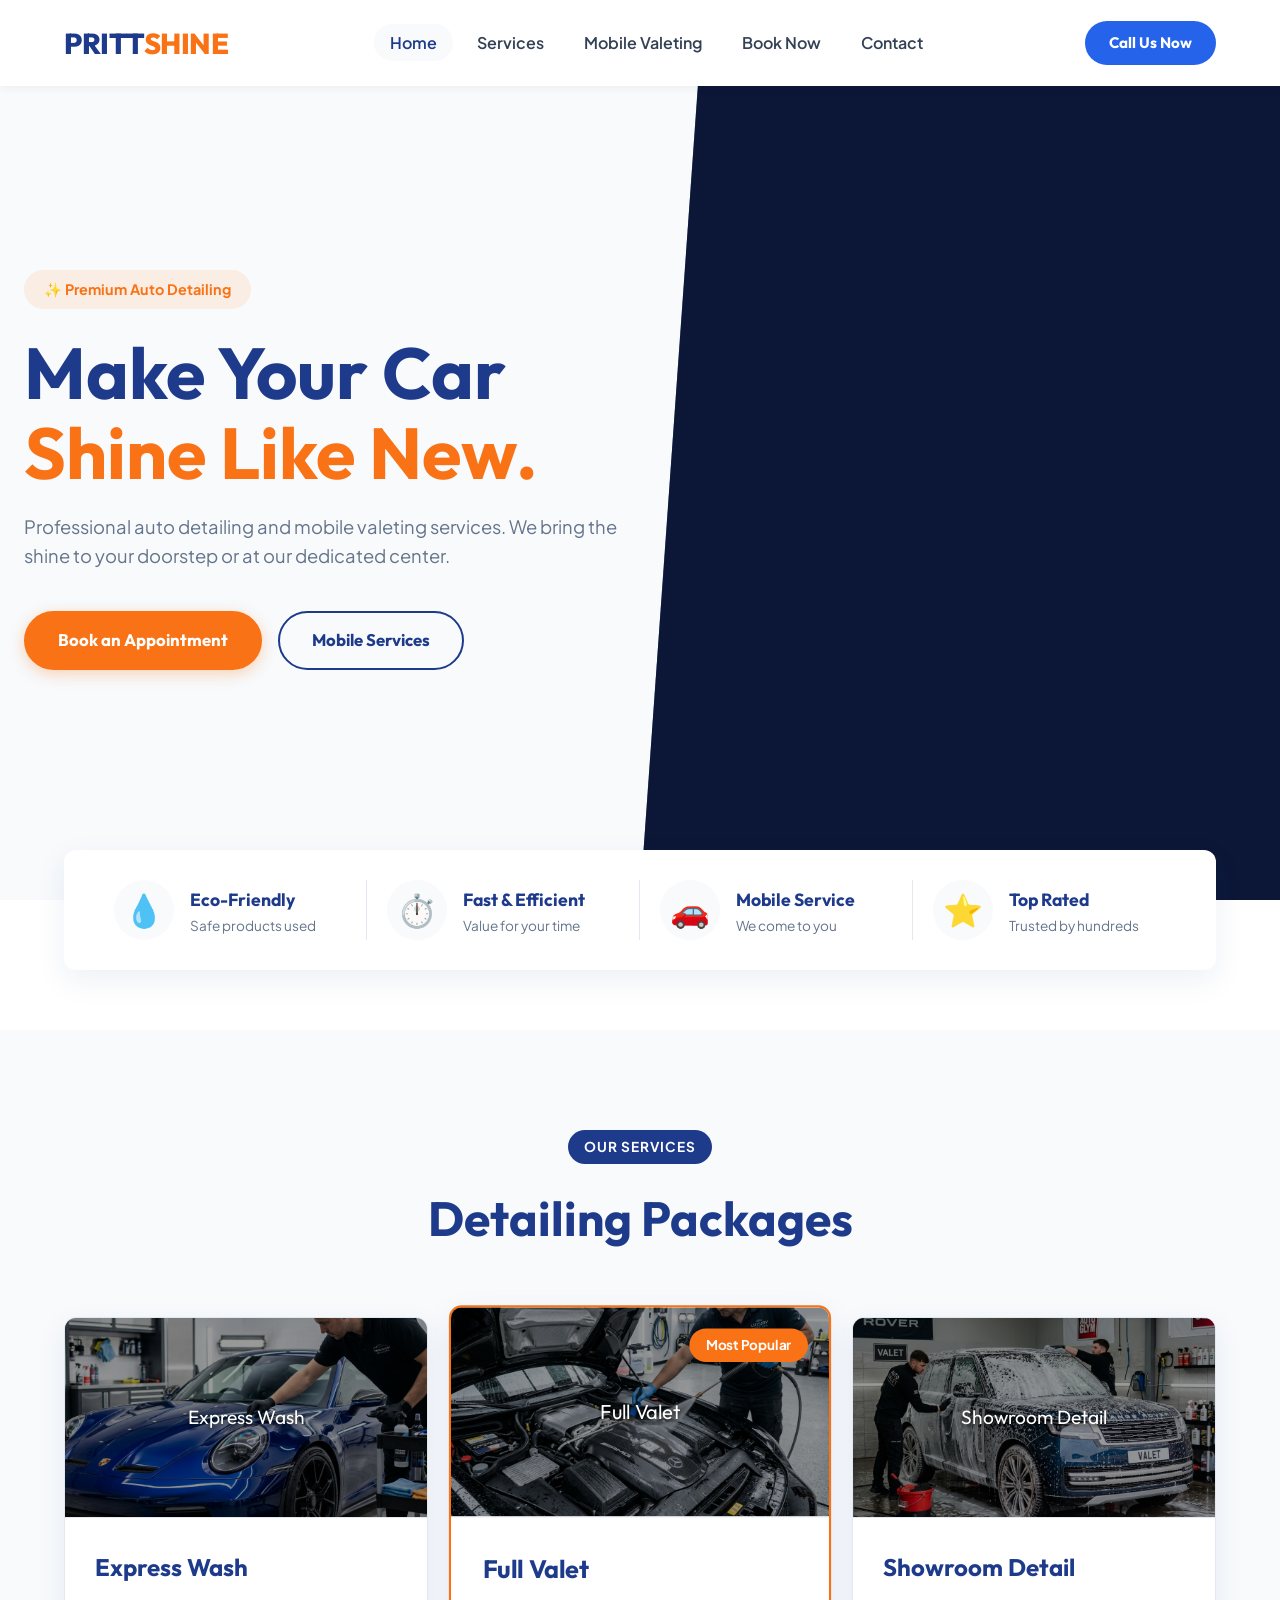
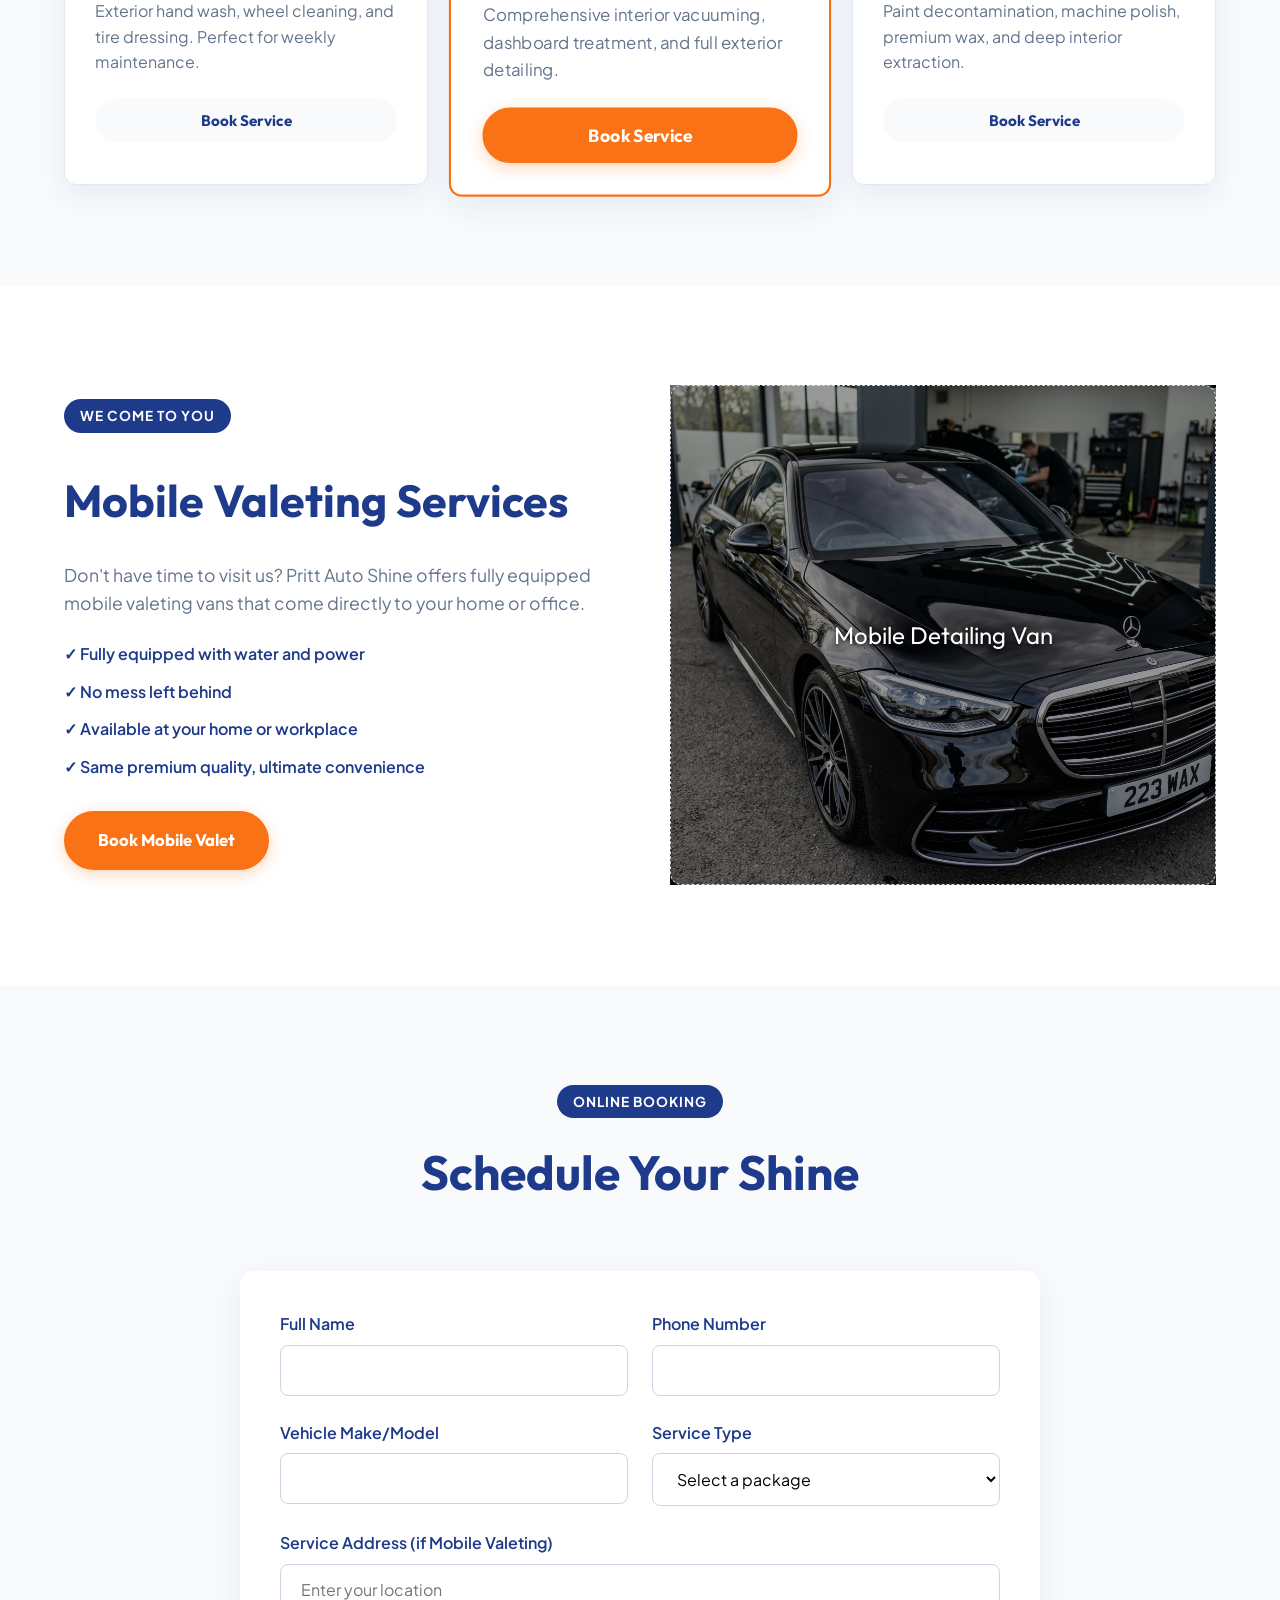
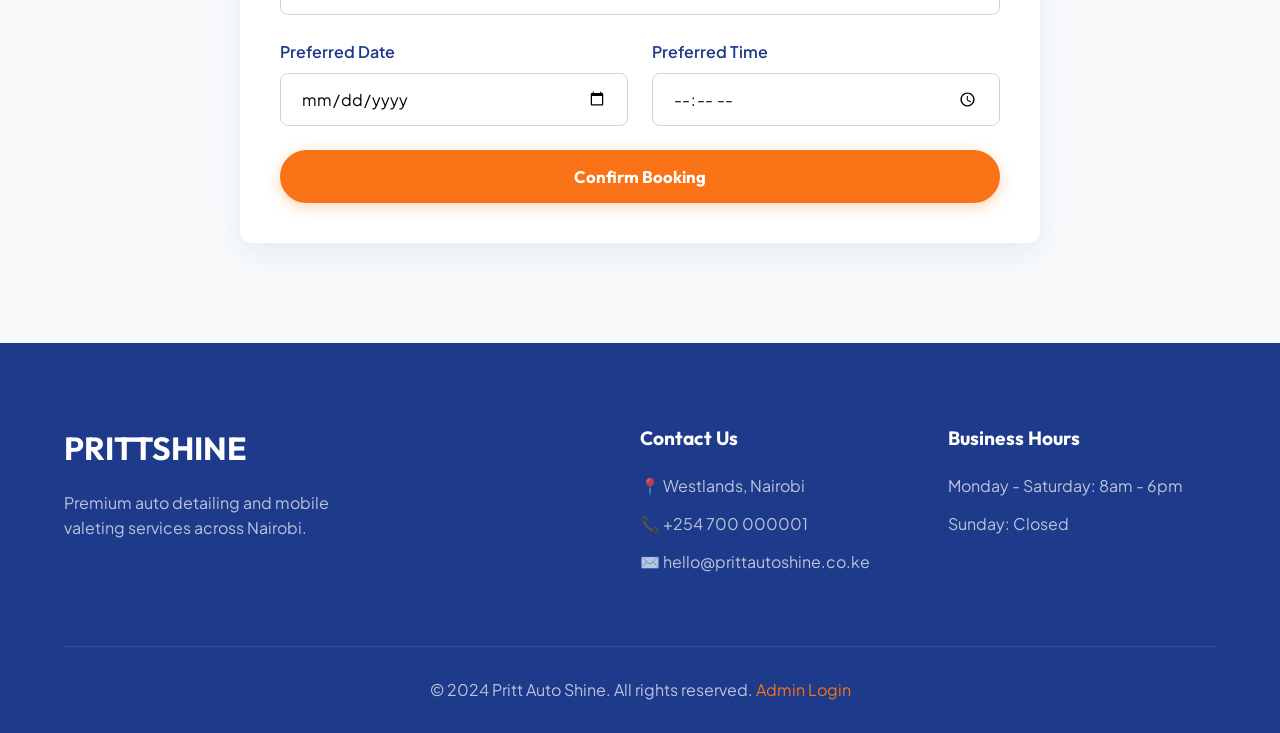
<file: index.html>
<!DOCTYPE html>

<html lang="en">
<head>
<meta charset="utf-8"/><meta content="width=device-width,initial-scale=1.0" name="viewport"/>
<title>Pritt Auto Shine | Auto Detailing &amp; Valeting Services</title>
<meta content="Pritt Auto Shine offers premium auto detailing, mobile valeting, and professional car wash services. Book your mobile detail today." name="description"/>
<link href="https://fonts.googleapis.com/css2?family=Outfit:wght@300;400;500;700;800&amp;family=Plus+Jakarta+Sans:wght@400;500;600;700&amp;display=swap" rel="stylesheet"/>
<link href="style.css" rel="stylesheet"/>
</head>
<body>
<nav class="navbar" id="navbar"><div class="nav-container">
<a class="nav-logo" href="#home">PRITT<span class="accent">SHINE</span></a>
<ul class="nav-links" id="navLinks"><li><a class="nav-link active" href="#home">Home</a></li><li><a class="nav-link" href="#services">Services</a></li><li><a class="nav-link" href="#mobile">Mobile Valeting</a></li><li><a class="nav-link" href="#booking">Book Now</a></li><li><a class="nav-link" href="#contact">Contact</a></li></ul>
<a class="nav-cta" href="tel:+254700000001">Call Us Now</a>
<button class="hamburger" id="hamburger"><span></span><span></span><span></span></button>
</div></nav>
<section class="hero" id="home">
<div class="hero-bg" style=" background-image: linear-gradient(rgba(0,0,0,0.6), rgba(0,0,0,0.6)), url('https://loremflickr.com/1200/800/car,polish?lock=100') !important; background-size: cover !important; background-position: center !important;"></div>
<div class="hero-content">
<div class="hero-badge">✨ Premium Auto Detailing</div>
<h1>Make Your Car<br/><span class="accent">Shine Like New.</span></h1>
<p class="hero-sub">Professional auto detailing and mobile valeting services. We bring the shine to your doorstep or at our dedicated center.</p>
<div class="hero-actions">
<a class="btn btn-primary" href="#booking">Book an Appointment</a>
<a class="btn btn-outline" href="#mobile">Mobile Services</a>
</div>
</div>
</section>
<section class="features-bar">
<div class="container"><div class="fb-grid">
<div class="fb-item"><span class="fb-icon">💧</span><div><strong>Eco-Friendly</strong><p>Safe products used</p></div></div>
<div class="fb-item"><span class="fb-icon">⏱️</span><div><strong>Fast &amp; Efficient</strong><p>Value for your time</p></div></div>
<div class="fb-item"><span class="fb-icon">🚗</span><div><strong>Mobile Service</strong><p>We come to you</p></div></div>
<div class="fb-item"><span class="fb-icon">⭐</span><div><strong>Top Rated</strong><p>Trusted by hundreds</p></div></div>
</div></div>
</section>
<section class="section bg-light" id="services">
<div class="container"><div class="section-header"><span class="tag">Our Services</span><h2>Detailing Packages</h2></div>
<div class="services-grid">
<div class="svc-card"><div class="svc-img ph-1" style="color: white !important; text-shadow: 0 2px 4px rgba(0,0,0,0.8); background-image: linear-gradient(rgba(0,0,0,0.4), rgba(0,0,0,0.4)), url('images/ceramic_coating.png') !important; background-size: cover !important; background-position: center !important; color: white !important; text-shadow: 0 2px 4px rgba(0,0,0,0.8);">Express Wash</div><div class="svc-content"><h3>Express Wash</h3><p>Exterior hand wash, wheel cleaning, and tire dressing. Perfect for weekly maintenance.</p><button class="btn btn-small btn-full" onclick="bookSvc('Express Wash')">Book Service</button></div></div>
<div class="svc-card featured"><div class="svc-badge">Most Popular</div><div class="svc-img ph-2" style="color: white !important; text-shadow: 0 2px 4px rgba(0,0,0,0.8); background-image: linear-gradient(rgba(0,0,0,0.4), rgba(0,0,0,0.4)), url('images/engine_bay_wash.png') !important; background-size: cover !important; background-position: center !important; color: white !important; text-shadow: 0 2px 4px rgba(0,0,0,0.8);">Full Valet</div><div class="svc-content"><h3>Full Valet</h3><p>Comprehensive interior vacuuming, dashboard treatment, and full exterior detailing.</p><button class="btn btn-primary btn-full" onclick="bookSvc('Full Valet')">Book Service</button></div></div>
<div class="svc-card"><div class="svc-img ph-3" style="color: white !important; text-shadow: 0 2px 4px rgba(0,0,0,0.8); background-image: linear-gradient(rgba(0,0,0,0.4), rgba(0,0,0,0.4)), url('images/suv_full_valet.png') !important; background-size: cover !important; background-position: center !important; color: white !important; text-shadow: 0 2px 4px rgba(0,0,0,0.8);">Showroom Detail</div><div class="svc-content"><h3>Showroom Detail</h3><p>Paint decontamination, machine polish, premium wax, and deep interior extraction.</p><button class="btn btn-small btn-full" onclick="bookSvc('Showroom Detail')">Book Service</button></div></div>
</div></div>
</section>
<section class="section split-section" id="mobile">
<div class="container"><div class="split-grid">
<div class="split-content">
<span class="tag">We Come To You</span>
<h2>Mobile Valeting Services</h2>
<p>Don't have time to visit us? Pritt Auto Shine offers fully equipped mobile valeting vans that come directly to your home or office.</p>
<ul class="check-list">
<li>✓ Fully equipped with water and power</li>
<li>✓ No mess left behind</li>
<li>✓ Available at your home or workplace</li>
<li>✓ Same premium quality, ultimate convenience</li>
</ul>
<a class="btn btn-primary" href="#booking" onclick="bookSvc('Mobile Valeting')">Book Mobile Valet</a>
</div>
<div class="split-img" style="color: white !important; text-shadow: 0 2px 4px rgba(0,0,0,0.8); background-image: linear-gradient(rgba(0,0,0,0.4), rgba(0,0,0,0.4)), url('images/interior_deep_clean.png') !important; background-size: cover !important; background-position: center !important; color: white !important; text-shadow: 0 2px 4px rgba(0,0,0,0.8);"><div class="ph-van" style="color: white !important; text-shadow: 0 2px 4px rgba(0,0,0,0.8); background-image: linear-gradient(rgba(0,0,0,0.4), rgba(0,0,0,0.4)), url('images/premium_wax_finish.png') !important; background-size: cover !important; background-position: center !important; color: white !important; text-shadow: 0 2px 4px rgba(0,0,0,0.8);">Mobile Detailing Van</div></div>
</div></div>
</section>
<section class="section bg-light" id="booking">
<div class="container"><div class="section-header"><span class="tag">Online Booking</span><h2>Schedule Your Shine</h2></div>
<div class="booking-wrap">
<form class="booking-form" id="bookingForm">
<div class="form-row"><div class="form-group"><label>Full Name</label><input name="name" required="" type="text"/></div><div class="form-group"><label>Phone Number</label><input name="phone" required="" type="tel"/></div></div>
<div class="form-row"><div class="form-group"><label>Vehicle Make/Model</label><input name="car" required="" type="text"/></div><div class="form-group"><label>Service Type</label><select id="svcSelect" name="service" required=""><option value="">Select a package</option><option>Express Wash</option><option>Full Valet</option><option>Showroom Detail</option><option>Mobile Valeting</option></select></div></div>
<div class="form-group" id="addressGrp"><label>Service Address (if Mobile Valeting)</label><input name="address" placeholder="Enter your location" type="text"/></div>
<div class="form-row"><div class="form-group"><label>Preferred Date</label><input name="date" required="" type="date"/></div><div class="form-group"><label>Preferred Time</label><input name="time" required="" type="time"/></div></div>
<button class="btn btn-primary btn-full" type="submit">Confirm Booking</button>
</form>
</div></div>
</section>
<footer class="footer" id="contact"><div class="container"><div class="footer-grid">
<div class="f-brand"><h3>PRITT<span class="accent">SHINE</span></h3><p>Premium auto detailing and mobile valeting services across Nairobi.</p></div>
<div class="f-contact"><h4>Contact Us</h4><p>📍 Westlands, Nairobi</p><p>📞 +254 700 000001</p><p>✉️ hello@prittautoshine.co.ke</p></div>
<div class="f-hours"><h4>Business Hours</h4><p>Monday - Saturday: 8am - 6pm</p><p>Sunday: Closed</p></div>
</div>
<div class="f-bottom"><p>© 2024 Pritt Auto Shine. All rights reserved. <a href="admin.html">Admin Login</a></p></div></div></footer>
<div class="toast" id="toast"></div>
<script src="script.js"></script>
</body></html>
</file>
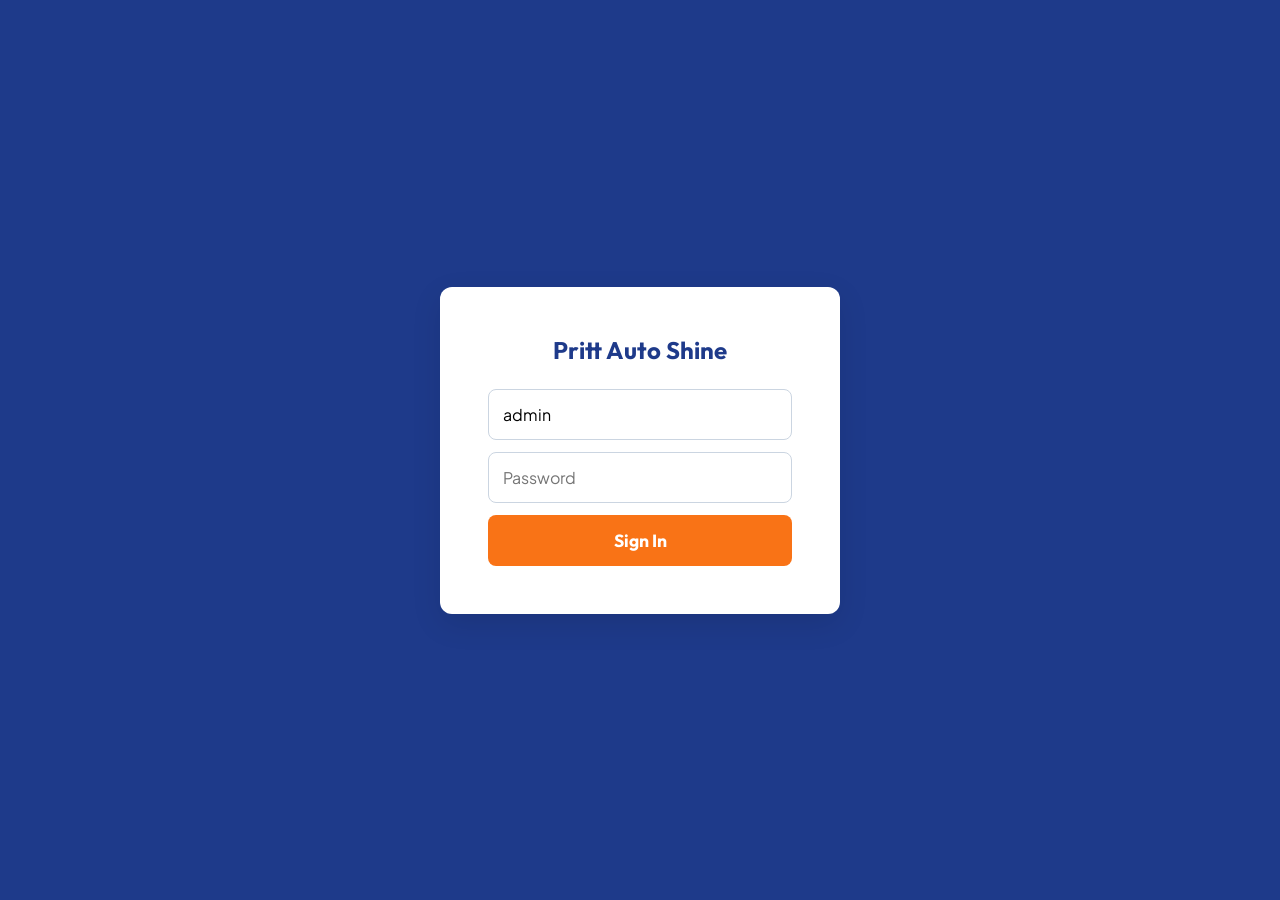
<file: admin.html>
<!DOCTYPE html><html lang="en"><head><meta charset="UTF-8"><meta name="viewport" content="width=device-width,initial-scale=1.0"><title>Pritt Auto Shine Admin</title>
<link href="https://fonts.googleapis.com/css2?family=Outfit:wght@500;700;800&family=Plus+Jakarta+Sans:wght@400;500;600&display=swap" rel="stylesheet">
<style>*{margin:0;padding:0;box-sizing:border-box}body{font-family:'Plus Jakarta Sans',sans-serif;background:#F8FAFC}h1,h2{font-family:'Outfit',sans-serif;font-weight:700}
.login{min-height:100vh;display:flex;align-items:center;justify-content:center;background:#1E3A8A}.lb{background:white;padding:48px;border-radius:12px;max-width:400px;width:100%;text-align:center;box-shadow:0 10px 30px rgba(0,0,0,0.1)}.lb h2{color:#1E3A8A;margin-bottom:24px}.lb input{width:100%;padding:14px;border:1px solid #cbd5e1;border-radius:8px;margin-bottom:12px;font-size:1rem;font-family:'Plus Jakarta Sans',sans-serif}.lb button{width:100%;padding:14px;background:#F97316;color:white;border:none;border-radius:8px;font-weight:700;cursor:pointer;font-size:1.1rem;font-family:'Outfit',sans-serif}
.dash{display:none}.dh{background:#1E3A8A;color:white;padding:20px 32px;display:flex;justify-content:space-between;align-items:center;flex-wrap:wrap;gap:12px}.dh h1{font-size:1.5rem}.dh button,.dh a{padding:8px 20px;border-radius:50px;border:none;cursor:pointer;font-weight:600;font-size:0.9rem;color:white;background:rgba(255,255,255,0.15);text-decoration:none;font-family:'Outfit',sans-serif}.be{background:#F97316!important}
.stats{display:grid;grid-template-columns:repeat(3,1fr);gap:20px;padding:32px}.sc{background:white;padding:24px;border-radius:12px;box-shadow:0 4px 15px rgba(30,58,138,0.05)}.sl{font-size:0.9rem;color:#64748b;font-family:'Outfit',sans-serif;font-weight:600}.sv{font-size:2.5rem;font-weight:800;margin-top:4px;font-family:'Outfit',sans-serif}
.tw{padding:0 32px 32px;overflow-x:auto}table{width:100%;border-collapse:collapse;background:white;border-radius:12px;overflow:hidden;box-shadow:0 4px 15px rgba(30,58,138,0.05)}th{background:#F8FAFC;color:#1E3A8A;padding:16px;text-align:left;font-size:0.9rem;font-family:'Outfit',sans-serif;border-bottom:2px solid #e2e8f0}td{padding:14px 16px;border-bottom:1px solid #f1f5f9;font-size:0.95rem;color:#334155}
select.st{padding:6px 10px;border:1px solid #cbd5e1;border-radius:6px;font-family:'Plus Jakarta Sans',sans-serif}.del{background:none;border:none;color:#ef4444;cursor:pointer;font-size:1.2rem}
@media(max-width:768px){.stats{grid-template-columns:1fr}}</style></head>
<body>
<div class="login" id="ls"><div class="lb"><h2>Pritt Auto Shine</h2><input type="text" id="u" value="admin"><input type="password" id="p" placeholder="Password"><button onclick="login()">Sign In</button></div></div>
<div class="dash" id="dash">
<div class="dh"><h1>Pritt Auto Dashboard</h1><div><button class="be" onclick="exp()">Export Data</button> <a href="index.html">View Site</a> <button onclick="logout()">Logout</button></div></div>
<div class="stats"><div class="sc"><div class="sl">Total Bookings</div><div class="sv" id="st" style="color:#1E3A8A">0</div></div><div class="sc"><div class="sl">New Requests</div><div class="sv" id="sn" style="color:#F97316">0</div></div><div class="sc"><div class="sl">Completed</div><div class="sv" id="sd" style="color:#10b981">0</div></div></div>
<div class="tw"><table><thead><tr><th>Date</th><th>Customer</th><th>Phone</th><th>Vehicle</th><th>Service</th><th>Location</th><th>Pref Date</th><th>Status</th><th></th></tr></thead><tbody id="tb"></tbody></table></div></div>
<script>
const K='pritt_bookings';if(sessionStorage.getItem('pritt_admin')==='true')showD();
function login(){if(document.getElementById('u').value==='admin'&&document.getElementById('p').value==='admin123'){sessionStorage.setItem('pritt_admin','true');showD()}else alert('Invalid credentials')}
function logout(){sessionStorage.removeItem('pritt_admin');location.reload()}
function showD(){document.getElementById('ls').style.display='none';document.getElementById('dash').style.display='block';render()}
function gd(){return JSON.parse(localStorage.getItem(K)||'[]').sort((a,b)=>new Date(b.submittedAt)-new Date(a.submittedAt))}
function sv(d){localStorage.setItem(K,JSON.stringify(d))}
function render(){const d=gd();document.getElementById('st').textContent=d.length;document.getElementById('sn').textContent=d.filter(x=>x.status==='New').length;document.getElementById('sd').textContent=d.filter(x=>x.status==='Completed').length;
document.getElementById('tb').innerHTML=d.map(i=>`<tr><td>${new Date(i.submittedAt).toLocaleDateString('en-GB')}</td><td><strong>${i.name||'—'}</strong></td><td>${i.phone||'—'}</td><td>${i.car||'—'}</td><td>${i.service||'—'}</td><td>${i.address||'In-store'}</td><td>${i.date||'—'} ${i.time||''}</td><td><select class="st" onchange="upd(${i.id},this.value)">${['New','Contacted','Completed'].map(s=>`<option ${i.status===s?'selected':''}>${s}</option>`).join('')}</select></td><td><button class="del" onclick="del(${i.id})">✕</button></td></tr>`).join('')}
function upd(id,s){const d=gd();const i=d.find(x=>x.id===id);if(i){i.status=s;sv(d);render()}}
function del(id){if(!confirm('Delete this booking?'))return;sv(gd().filter(x=>x.id!==id));render()}
function exp(){const d=gd();if(!d.length)return alert('No data');const h=['Date','Name','Phone','Car','Service','Address','Pref Date','Time','Status'];const r=d.map(i=>[new Date(i.submittedAt).toLocaleDateString(),i.name,i.phone,i.car,i.service,i.address||'In-store',i.date,i.time,i.status]);const c=[h,...r].map(r=>r.map(c=>`"${(c||'').replace(/"/g,'""')}"`).join(',')).join('\n');const b=new Blob([c],{type:'text/csv'});const a=document.createElement('a');a.href=URL.createObjectURL(b);a.download='pritt_bookings.csv';a.click()}
document.getElementById('p').addEventListener('keydown',e=>{if(e.key==='Enter')login()});
</script></body></html>
</file>
<file: style.css>
/* Pritt Auto Shine — Navy Blue #1E3A8A | Vibrant Orange #F97316 */
*,*::before,*::after{margin:0;padding:0;box-sizing:border-box}
:root{--primary:#1E3A8A;--primary-light:#2563EB;--accent:#F97316;--accent-hover:#ea580c;--bg:#FFFFFF;--bg-light:#F8FAFC;--text:#334155;--text-light:#64748b;--white:#fff;--shadow:0 10px 30px rgba(30,58,138,0.08);--radius:12px;--transition:0.3s ease}
html{scroll-behavior:smooth}body{font-family:'Plus Jakarta Sans',sans-serif;background:var(--bg);color:var(--text);line-height:1.6;overflow-x:hidden}
h1,h2,h3,h4{font-family:'Outfit',sans-serif;font-weight:700;color:var(--primary)}
.container{max-width:1200px;margin:0 auto;padding:0 24px}a{text-decoration:none;color:inherit;transition:var(--transition)}

.btn{display:inline-flex;align-items:center;gap:8px;padding:14px 32px;border-radius:50px;font-family:'Outfit',sans-serif;font-weight:700;font-size:1.05rem;border:2px solid transparent;cursor:pointer;transition:var(--transition)}
.btn-primary{background:var(--accent);color:var(--white);border-color:var(--accent);box-shadow:0 4px 15px rgba(249,115,22,0.3)}.btn-primary:hover{background:var(--accent-hover);border-color:var(--accent-hover);transform:translateY(-2px)}
.btn-outline{background:transparent;color:var(--primary);border-color:var(--primary)}.btn-outline:hover{background:var(--primary);color:var(--white)}
.btn-small{padding:10px 24px;font-size:0.95rem;background:var(--bg-light);color:var(--primary);border-color:var(--bg-light)}.btn-small:hover{background:var(--primary-light);color:var(--white);border-color:var(--primary-light)}
.btn-full{width:100%;justify-content:center}

.navbar{position:fixed;top:0;left:0;right:0;z-index:1000;padding:20px 0;transition:var(--transition);background:var(--white);box-shadow:0 2px 10px rgba(0,0,0,0.05)}.navbar.scrolled{padding:12px 0}
.nav-container{max-width:1200px;margin:0 auto;padding:0 24px;display:flex;align-items:center;justify-content:space-between}
.nav-logo{font-family:'Outfit',sans-serif;font-size:1.8rem;font-weight:800;color:var(--primary);letter-spacing:-0.5px}.nav-logo .accent{color:var(--accent)}
.nav-links{display:flex;list-style:none;gap:8px}.nav-link{padding:8px 16px;color:var(--text);font-weight:600;border-radius:50px}.nav-link:hover,.nav-link.active{color:var(--primary);background:var(--bg-light)}
.nav-cta{padding:10px 24px;background:var(--primary-light);color:var(--white);border-radius:50px;font-family:'Outfit',sans-serif;font-weight:700;font-size:0.95rem}.nav-cta:hover{background:var(--primary)}
.hamburger{display:none;background:none;border:none;cursor:pointer;padding:8px}.hamburger span{display:block;width:24px;height:2px;background:var(--primary);margin:5px 0;transition:var(--transition)}

.hero{min-height:100vh;display:flex;align-items:center;padding:120px 24px 80px;position:relative;background:var(--bg-light);overflow:hidden}
.hero-bg{position:absolute;top:0;right:0;bottom:0;width:50%;background:var(--primary);clip-path:polygon(10% 0,100% 0,100% 100%,0% 100%);z-index:1}
.hero-content{position:relative;z-index:2;max-width:600px;width:100%}
.hero-badge{display:inline-block;padding:8px 20px;border-radius:50px;background:rgba(249,115,22,0.1);color:var(--accent);font-weight:700;font-size:0.9rem;margin-bottom:24px}
.hero h1{font-size:clamp(3rem,6vw,4.5rem);line-height:1.1;margin-bottom:20px;color:var(--primary)}.hero h1 .accent{color:var(--accent)}
.hero-sub{font-size:1.15rem;color:var(--text-light);margin-bottom:40px}
.hero-actions{display:flex;gap:16px;flex-wrap:wrap}

.features-bar{position:relative;z-index:3;margin-top:-50px;margin-bottom:60px}
.fb-grid{display:grid;grid-template-columns:repeat(4,1fr);background:var(--white);border-radius:var(--radius);box-shadow:var(--shadow);padding:30px}
.fb-item{display:flex;align-items:center;gap:16px;padding:0 20px;border-right:1px solid #e2e8f0}.fb-item:last-child{border:none}
.fb-icon{font-size:2rem;background:var(--bg-light);width:60px;height:60px;display:flex;align-items:center;justify-content:center;border-radius:50%}
.fb-item strong{display:block;color:var(--primary);font-family:'Outfit',sans-serif;font-size:1.1rem;margin-bottom:4px}.fb-item p{color:var(--text-light);font-size:0.85rem;line-height:1.2}

.section{padding:100px 0}.bg-light{background:var(--bg-light)}
.section-header{text-align:center;margin-bottom:60px;max-width:700px;margin-left:auto;margin-right:auto}
.tag{display:inline-block;padding:6px 16px;border-radius:50px;background:var(--primary);color:var(--white);font-size:0.85rem;font-weight:700;text-transform:uppercase;letter-spacing:1px;margin-bottom:16px}
.section-header h2{font-size:clamp(2rem,4vw,3rem)}

.services-grid{display:grid;grid-template-columns:repeat(3,1fr);gap:30px}
.svc-card{background:var(--white);border-radius:var(--radius);overflow:hidden;box-shadow:var(--shadow);position:relative;transition:var(--transition);border:1px solid #e2e8f0}
.svc-card:hover{transform:translateY(-10px);box-shadow:0 20px 40px rgba(30,58,138,0.12)}.svc-card.featured{border:2px solid var(--accent);transform:scale(1.05)}.svc-card.featured:hover{transform:scale(1.05) translateY(-10px)}
.svc-badge{position:absolute;top:20px;right:20px;background:var(--accent);color:var(--white);padding:6px 16px;border-radius:50px;font-size:0.8rem;font-weight:700;z-index:2}
.svc-img{height:200px;background:var(--bg-light);display:flex;align-items:center;justify-content:center;font-family:'Outfit',sans-serif;font-size:1.2rem;color:var(--text-light);border-bottom:1px solid #e2e8f0}
.svc-content{padding:30px}
.svc-content h3{font-size:1.5rem;margin-bottom:12px}.svc-content p{color:var(--text-light);margin-bottom:24px;min-height:75px}

.split-section{background:var(--white)}
.split-grid{display:grid;grid-template-columns:1fr 1fr;gap:60px;align-items:center}
.split-content h2{font-size:clamp(2rem,4vw,2.8rem);margin:16px 0 24px}.split-content p{color:var(--text-light);font-size:1.1rem;margin-bottom:24px}
.check-list{list-style:none;margin-bottom:32px}.check-list li{margin-bottom:12px;color:var(--primary);font-weight:600;display:flex;align-items:center;gap:12px}
.split-img{position:relative}
.ph-van{height:500px;background:var(--bg-light);border-radius:var(--radius);display:flex;align-items:center;justify-content:center;font-family:'Outfit',sans-serif;font-size:1.5rem;color:var(--primary);border:1px dashed #cbd5e1}

.booking-wrap{max-width:800px;margin:0 auto;background:var(--white);padding:40px;border-radius:var(--radius);box-shadow:var(--shadow)}
.form-row{display:grid;grid-template-columns:1fr 1fr;gap:24px}.form-group{margin-bottom:24px}
.form-group label{display:block;margin-bottom:8px;font-weight:600;color:var(--primary)}
.form-group input,.form-group select{width:100%;padding:14px 20px;border:1px solid #cbd5e1;border-radius:8px;font-family:'Plus Jakarta Sans',sans-serif;font-size:1rem;background:var(--bg);transition:var(--transition)}
.form-group input:focus,.form-group select:focus{outline:none;border-color:var(--primary);box-shadow:0 0 0 4px rgba(37,99,235,0.1)}

.footer{background:var(--primary);color:rgba(255,255,255,0.7);padding:80px 0 30px}
.footer-grid{display:grid;grid-template-columns:2fr 1fr 1fr;gap:40px;margin-bottom:60px}
.f-brand h3{color:var(--white);font-size:2rem;margin-bottom:16px}.f-brand p{max-width:300px}
.footer-grid h4{color:var(--white);margin-bottom:20px;font-size:1.2rem}.footer-grid p{margin-bottom:12px}
.f-bottom{text-align:center;padding-top:30px;border-top:1px solid rgba(255,255,255,0.1)}.f-bottom a{color:var(--accent)}

.toast{position:fixed;bottom:40px;left:50%;transform:translateX(-50%) translateY(20px);background:var(--primary);color:var(--white);padding:16px 32px;border-radius:50px;font-family:'Outfit',sans-serif;font-weight:700;z-index:3000;opacity:0;transition:var(--transition);pointer-events:none;box-shadow:0 10px 30px rgba(30,58,138,0.3)}.toast.show{opacity:1;transform:translateX(-50%) translateY(0)}

@media(max-width:1024px){.fb-grid{grid-template-columns:1fr 1fr;gap:20px}.fb-item{border:none}.services-grid{grid-template-columns:1fr}.svc-card.featured{transform:none}}
@media(max-width:768px){.nav-links{display:none;flex-direction:column;position:absolute;top:100%;left:0;right:0;background:var(--white);padding:24px;box-shadow:0 10px 20px rgba(0,0,0,0.05)}.nav-links.active{display:flex}.nav-cta{display:none}.hamburger{display:block}.hero-bg{display:none}.hero{padding-top:140px}.hero h1{font-size:2.5rem}.split-grid{grid-template-columns:1fr}.form-row{grid-template-columns:1fr}.footer-grid{grid-template-columns:1fr}}
</file>
